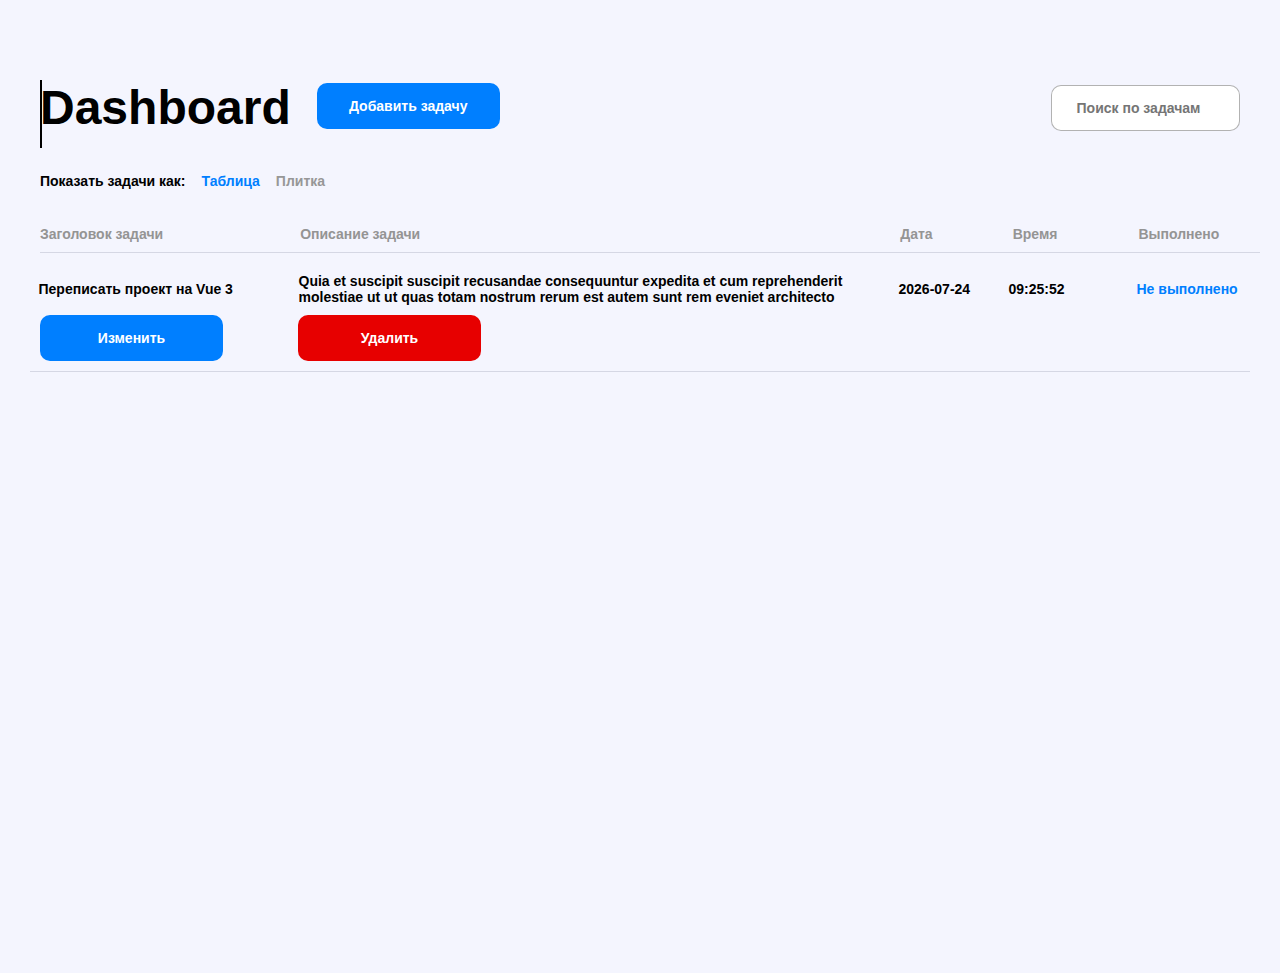
<file: index.html>
<!DOCTYPE html>
<html lang="en">

<head>
    <meta charset="UTF-8">
    <meta name="viewport" content="width=device-width, initial-scale=1.0">
    <title>Crud Operation</title>
    <link rel="stylesheet" href="style.css">
    <link rel="preconnect" href="https://fonts.googleapis.com">
    <link rel="stylesheet" href="https://cdn.jsdelivr.net/npm/bootstrap-icons@1.11.3/font/bootstrap-icons.min.css">
</head>

<body onload="readAll()">

    <div class="container">

        <div class="first_block">

            <div class="left">
                <h1 data-text="Dashboard">Dashboard</h1>
                <a href="#popup">
                    <button>
                        <div class="join">Добавить задачу</div>
                        <div class="join">Add Task</div>
                    </button>
                </a>
            </div>

            <div class="right">
                <input class="search" type="search" placeholder="Поиск по задачам">
            </div>

        </div>

        <div class="task">
            <p class="exercise">Показать задачи как:</p>
            <p class="table_style">Таблица</p>
            <a class="about_link" target="_blank" href="./about.html">
                <p class="tile">Плитка</p>
            </a>
        </div>

        <div class="table">

            <p>Заголовок задачи</p>
            <p class="task_description">Описание задачи</p>
            <p class="date">Дата</p>
            <p class="time">Время</p>
            <p class="done">Выполнено</p>

        </div>

        <div class="lines"></div>

        <div id="popup">
            <div class="popup-content">

                <a href="#" class="close-popup">&times;</a>

                <form class="create_form">
                    <h1>Добавить</h1>

                    <input class="name" type="text" value="Заголовок">
                    <input class="email" type="text" value="Описание">
                    <input class="time_type" type="time">
                    <input class="date_type" type="date">

                    <div class="select-container">

                        <select class="task_type">
                            <option class="option" value="New">New</option>
                            <option class="option" value="Progress">Progress
                            </option>
                            <option value="Done">Done</option>
                        </select>

                        <div class="icon-container">
                            <i class="bi bi-arrow-down-circle-fill"></i>
                        </div>

                    </div>

                    <button class="btn_popup" type="button" onclick="add()">Добавить</button>
                </form>


                <div class="add_div">
                    <button onclick="create()">
                        <div class="beautiful_effect">Создать Задачу</div>
                        <div class="beautiful_effect">Hover me !</div>
                    </button>
                </div>


            </div>
        </div>


        <div id="modal">

            <div class="modal-content">

                <h1>Изменить</h1>

                <a href="#" class="close_modal">&times;</a>


                <form class="update_form">

                    <input type="text" hidden class="id">
                    <input id="second_input" type="text" class="uname">
                    <input id="second_input" type="text" class="uemail">
                    <input id="second_input" class="etime_type" type="time">
                    <input id="second_input" class="edate_type" type="date">

                    <div class="select-container">

                        <select class="etask_type">

                            <option class="eoption" value="New">New</option>
                            <option class="eoption" value="Progress">Progress
                            </option>
                            <option class="eoption" value="Done">Done</option>

                        </select>

                        <div class="icon-container">
                            <i class="bi bi-arrow-down-circle-fill"></i>
                        </div>

                    </div>

                    <button class="btn_modal" type="button" onclick="update()">Изменить</button>

                </form>


            </div>

        </div>

    </div>


    <div class="form_container">

        <table>

            <tbody class="data_table">

            </tbody>
        </table>


    </div>


    <script src="script.js"></script>
</body>

</html>
</file>
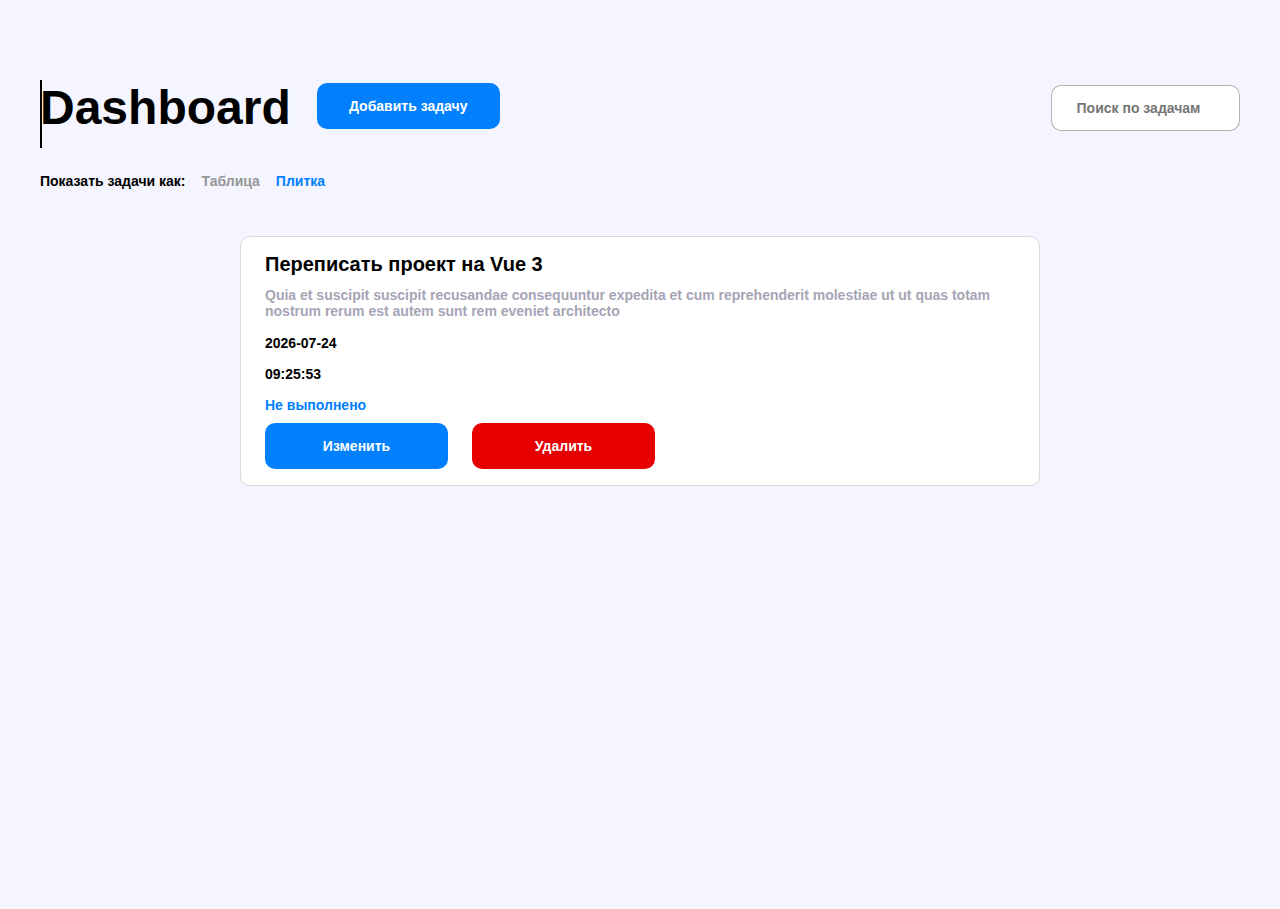
<file: about.html>
<!DOCTYPE html>
<html lang="en">

<head>
    <meta charset="UTF-8">
    <meta name="viewport" content="width=device-width, initial-scale=1.0">
    <title>Плитка style</title>
    <link rel="stylesheet" href="view.css">
    <link rel="preconnect" href="https://fonts.googleapis.com">
    <link rel="stylesheet" href="https://cdn.jsdelivr.net/npm/bootstrap-icons@1.11.3/font/bootstrap-icons.min.css">
</head>

<body onload="readAll()">

    <div class="container">

        <div class="first_block">

            <div class="left">
                <h1 data-text="Dashboard">Dashboard</h1>
                <a href="#popup">
                    <button>
                        <div class="join">Добавить задачу</div>
                        <div class="join">Add Task</div>
                    </button>
                </a>
            </div>

            <div class="right">
                <input class="search" type="search" placeholder="Поиск по задачам">
            </div>

        </div>

        <div class="task">
            <p class="exercise">Показать задачи как:</p>
            <a class="index_style" target="_blank" href="./index.html">
                <p class="table_style">Таблица</p>
            </a>
            <p class="tile">Плитка</p>
        </div>


        <div id="popup">

            <div class="popup-content">

                <a href="#" class="close-popup">&times;</a>

                <form class="create_form">

                    <h1>Добавить</h1>

                    <input class="name" type="text" value="Заголовок">
                    <input class="email" type="text" value="Описание">
                    <input class="time_type" type="time">
                    <input class="date_type" type="date">

                    <div class="select-container">

                        <select class="task_type">
                            <option class="option" value="New">New</option>
                            <option class="option" value="Progress">Progress
                            </option>
                            <option value="Done">Done</option>
                        </select>

                        <div class="icon-container">
                            <i class="bi bi-arrow-down-circle-fill"></i>
                        </div>

                    </div>

                    <button class="btn_popup" type="button" onclick="add()">Добавить</button>

                </form>

                <div class="add_div">

                    <button onclick="create()">

                        <div class="beautiful_effect">Создать Задачу</div>

                        <div class="beautiful_effect">Click me !</div>

                    </button>

                </div>

            </div>

        </div>


        <!-- popup second -->

        <div id="modal">

            <div class="modal-content">

                <h1>Изменить</h1>

                <a href="#" class="close_modal">&times;</a>


                <form class="update_form">

                    <input type="text" hidden class="id">
                    <input id="second_input" type="text" class="uname">
                    <input id="second_input" type="text" class="uemail">
                    <input id="second_input" class="etime_type" type="time">
                    <input id="second_input" class="edate_type" type="date">

                    <div class="select-container">

                        <select class="etask_type">

                            <option class="eoption" value="New">New</option>
                            <option class="eoption" value="Progress">Progress
                            </option>
                            <option class="eoption" value="Done">Done</option>

                        </select>

                        <div class="icon-container">
                            <i class="bi bi-arrow-down-circle-fill"></i>
                        </div>

                    </div>

                    <button class="btn_modal" type="button" onclick="update()">Изменить</button>

                </form>


            </div>

        </div>

    </div>

    <!-- modal window добавления -->

    <div class="form_container">

        <table>

            <tbody class="data_table">

            </tbody>

        </table>


    </div>
    

    <script src="main.js"></script>
</body>

</html>
</file>
<file: style.css>
* {
    padding: 0;
    margin: 0;
    box-sizing: border-box;
    font-family: 'Roboto', sans-serif;
}

img {
    max-width: 100%;
}

.container {
    width: 1200px;
    margin: 0 auto;
}

body {
    background: #F4F5FE;
}

.first_block {
    display: flex;
    align-items: center;
    justify-content: space-between;
}

.first_block .left {
    display: flex;
    align-items: center;
    gap: 26px;
}

.first_block .right {
    padding-top: 80px;
}

.first_block h1 {
    position: relative;
    padding-top: 80px;
    color: #000;
    -webkit-text-stroke: #FF3F3F;
    font-size: 48px;
    font-style: normal;
    font-weight: 600;
    line-height: normal;
    transition: .5s ease;
}

.first_block h1::before {
    content: attr(data-text);
    position: absolute;
    top: 80px;
    left: 0;
    width: 0;
    height: 50%;
    color: #007FFF;
    -webkit-text-stroke: 0.3vh #FF3F3F;
    border-right: 2px solid black;
    overflow: hidden;
    animation: animate 6s linear infinite;
}

@keyframes animate {

    0%,
    10%,
    100% {
        width: 0;
    }

    70%,
    90% {
        width: 100%;
    }
}

.first_block h1:hover {
    color: #fff;
    /* text-shadow: -15px 15px 15px rgba(0, 0, 0, 0.2), 15px -15px 15px rgba(255, 255, 255, 0.2); */
}

.first_block button {
    width: 183px;
    height: 46px;
    border-radius: 10px;
    background: #007FFF;
    color: #FFF;
    font-size: 14px;
    font-style: normal;
    font-weight: 600;
    line-height: normal;
    border: none;
    cursor: pointer;
    transition: .5s ease;
    margin-top: 80px;
    overflow: hidden;
}

.first_block button:hover {
    background-color: #FF3F3F;
    color: #000;
    transform: scale(1.05);
    box-shadow: 5px 5px 0 #007FFF;
}

.first_block button:active {
    background-color: rgb(0, 0, 255);
    color: #D5D7E4;
    box-shadow: -15px 15px 15px rgba(0, 0, 0, 0.2), 15px -15px 15px rgba(255, 255, 255, 0.2);
    filter: drop-shadow(0 15px 15px rgba(22, 22, 255));
}

.first_block button:hover .join {
    transform: translateY(-100%);
    transition: .5s ease;
}

.first_block button .join {
    height: 100%;
    display: flex;
    align-items: center;
    justify-content: center;
}

.first_block input[type='search'] {
    width: 189px;
    height: 46px;
    border-radius: 10px;
    border: 1px solid rgba(0, 0, 0, 0.30);
    background: #FFF;
    color: #979797;
    text-align: center;
    font-size: 14px;
    font-style: normal;
    font-weight: 600;
    line-height: normal;
    outline: none;
    transition: .5s ease;
}

.first_block input[type='search']:hover {
    background-color: #FF3F3F;
    color: #000;
    transform: scale(1.05);
    box-shadow: -5px -5px 0 #007FFF;
}

.first_block input[type='search']:active {
    background-color: rgb(0, 0, 255);
    color: #D5D7E4;
    box-shadow: -15px 15px 15px rgba(0, 0, 0, 0.2), 15px -15px 15px rgba(255, 255, 255, 0.2);
    filter: drop-shadow(0 15px 15px rgba(22, 22, 255));
}

.task {
    padding-top: 38px;
    display: flex;
    align-items: flex-start;
    justify-content: flex-start;
    gap: 16px;
}

.exercise {
    color: #000;
    font-size: 14px;
    font-style: normal;
    font-weight: 600;
    line-height: normal;
}

.table_style {
    color: #007FFF;
    font-size: 14px;
    font-style: normal;
    font-weight: 700;
    line-height: normal;
}

.table_style:hover {
    filter: drop-shadow(0 15px 15px rgb(22, 22, 255));
    transform: scale(1.05);
    transition: .5s ease;
    text-shadow: 5px 5px 0 #FF3F3F;
}

.tile {
    color: #979797;
    font-size: 14px;
    font-style: normal;
    font-weight: 600;
    line-height: normal;
}

.tile:hover {
    color: #007FFF;
    filter: drop-shadow(0 15px 15px rgb(22, 22, 255));
    transform: scale(1.05);
    transition: .5s ease;
    text-shadow: 5px 5px 0 #FF3F3F;
}

.table {
    display: flex;
    align-items: center;
    padding-top: 37px;
    color: #949494;
    font-size: 14px;
    font-style: normal;
    font-weight: 600;
    line-height: normal;
}

.task_description {
    padding: 0 412px 0 137px;
}

.date {
    padding-left: 68px;
}

.time {
    padding-left: 80px;
}

.done {
    padding-left: 81px;
}

.line {
    width: 1220px;
    height: 1px;
    background: #D5D7E4;
    margin-top: 10px;
}

.create_elements {
    display: flex;
    color: #000;
    font-size: 14px;
    font-style: normal;
    font-weight: 600;
    line-height: normal;
    padding-top: 19px;
}

.create_elements2 {
    display: flex;
    justify-content: center;
    align-items: center;
    /*   flex-direction: column; */
    color: #000;
    font-size: 14px;
    font-style: normal;
    font-weight: 600;
    line-height: normal;
}

.create_elements22 {
    display: flex;
    align-items: center;
    justify-content: center;
    color: #000;
    font-size: 14px;
    font-style: normal;
    font-weight: 600;
    line-height: normal;
    padding-top: 10px;
}

.p_text {
    width: 600px;
}

.h4_date {
    width: 110px;
}

.h4_time {
    width: 128px;
}

.h4_text {
    width: 260px;
}

.p_done {
    width: 105px;
    color: #007FFF;
    font-size: 14px;
    font-style: normal;
    font-weight: 600;
    line-height: normal;
}

.lines {
    width: 1220px;
    height: 1px;
    background: #D5D7E4;
    margin-top: 10px;
}

.lines2 {
    width: 1220px;
    height: 1px;
    background: #D5D7E4;
    margin-top: 10px;
}

/* modal window */

.center {
    position: absolute;
    top: 50%;
    left: 50%;
    transform: translate(-50%, -50%);
}

.center a {
    padding: 10px 20px;
    background: #eee;
    color: #111;
    font-size: 15px;
    font-weight: 600;
    text-decoration: none;
    border-radius: 5px;
}

#popup {
    position: fixed;
    top: 0;
    left: 0;
    width: 100vw;
    height: 100vh;
    background: rgba(0, 0, 0, 0.75);
    display: none;
}

#popup .popup-content {
    position: absolute;
    top: 50%;
    left: 50%;
    transform: translate(-50%, -50%);
    width: 632px;
    height: 577px;
    border-radius: 10px;
    background: #FFF;
    padding: 56px 97px;
    background: #FFF;
}

.popup-content h1 {
    color: #000;
    text-align: left;
    font-size: 48px;
    font-style: normal;
    font-weight: 700;
    line-height: normal;
}

.popup-content form input {
    width: 438px;
    height: 56px;
    border-radius: 10px;
    border: 1px solid #000;
    background: #FFF;
    outline: none;
    color: #000;
    font-size: 16px;
    font-style: normal;
    font-weight: 600;
    line-height: normal;
    padding-left: 25px;
    margin-top: 8px;
    transition: .5s ease;
}

.popup-content form input:hover {
    background-color: #FF3F3F;
    color: #000;
    transform: scale(1.05);
    box-shadow: -5px -5px 0 #007FFF;
}

.popup-content form input:active {
    background-color: rgb(0, 0, 255);
    color: #D5D7E4;
    box-shadow: -15px 15px 15px rgba(0, 0, 0, 0.2), 15px -15px 15px rgba(255, 255, 255, 0.2);
    filter: drop-shadow(0 15px 15px rgba(22, 22, 255));
}

.popup-content .btn_popup {
    width: 438px;
    height: 56px;
    border-radius: 10px;
    background: #0047FF;
    color: #FFF;
    font-size: 18px;
    font-style: normal;
    font-weight: 600;
    line-height: normal;
    cursor: pointer;
    border: none;
    margin-top: 7px;
    transition: .5s ease;
}

.popup-content .btn_popup:hover {
    background-color: #FF3F3F;
    color: #000;
    transform: scale(1.05);
    box-shadow: 5px 5px 0 #007FFF;
}

.popup-content .btn_popup:active {
    background-color: rgb(0, 0, 255);
    color: #D5D7E4;
    box-shadow: -15px 15px 15px rgba(0, 0, 0, 0.2), 15px -15px 15px rgba(255, 255, 255, 0.2);
    filter: drop-shadow(0 15px 15px rgba(22, 22, 255));
}

#popup a.close-popup {
    position: absolute;
    top: 20px;
    right: 20px;
    font-size: 45px;
    font-weight: 600;
    text-decoration: none;
    color: #0047FF;
    transition: .5s ease-in-out;
}

#popup a.close-popup:hover {
    color: #000;
    transform: scale(1.05);
}

#popup:target {
    display: block;
}


/*  */
.form_container {
    margin: 0 auto;
    width: 40vw;
    height: 80vh;
    padding: 10px;
    display: flex;
    flex-direction: column;
    align-items: center;
}

form input {
    border: 1px solid gray;
}

form button {
    background-color: green;
    color: white;
    cursor: pointer;
}

.add_div {
    display: flex;
    align-items: center;
    justify-content: center;
    padding-top: 200px;
}

.add_div button {
    width: 438px;
    height: 56px;
    border-radius: 10px;
    background: #0047FF;
    color: #FFF;
    font-size: 18px;
    font-style: normal;
    font-weight: 600;
    line-height: normal;
    border: none;
    transition: .5s ease;
    cursor: pointer;
    overflow: hidden;
}

.add_div button:hover {
    background-color: #FF3F3F;
    color: #000;
    transform: scale(1.05);
    box-shadow: 5px 5px 0 #007FFF;
}

.add_div button:active {
    background-color: rgb(0, 0, 255);
    color: #D5D7E4;
    box-shadow: -15px 15px 15px rgba(0, 0, 0, 0.2), 15px -15px 15px rgba(255, 255, 255, 0.2);
    filter: drop-shadow(0 15px 15px rgba(22, 22, 255));
}

.add_div button:hover .beautiful_effect {
    transform: translateY(-100%);
    transition: .5s ease;
}

.add_div button .beautiful_effect {
    height: 100%;
    display: flex;
    align-items: center;
    justify-content: center;
}

table {
    display: flex;
    align-content: center;
    justify-content: center;
}

.update_form {
    display: none;
}

.create_form {
    display: none;
}

.added_h1_text {
    color: #000;
    font-size: 48px;
    font-style: normal;
    font-weight: 600;
    line-height: normal;
    text-align: center;
    padding-top: 20px;
    transition: .5s ease;
}

.added_h1_text:hover {
    color: #fff;
    text-shadow: -15px 15px 15px rgba(0, 0, 0, 0.2), 15px -15px 15px rgba(255, 255, 255, 0.2);
}

.lines3 {
    width: 1220px;
    height: 1px;
    background: #D5D7E4;
    margin-bottom: 10px;
}

.about_link {
    text-decoration: none;
}

.flex {
    display: flex;
    gap: 65px;
}

#modal {
    position: fixed;
    top: 0;
    left: 0;
    width: 100vw;
    height: 100vh;
    background: rgba(0, 0, 0, 0.75);
    display: none;
}

#modal .modal-content {
    position: absolute;
    top: 50%;
    left: 50%;
    transform: translate(-50%, -50%);
    width: 632px;
    height: 577px;
    border-radius: 10px;
    background: #FFF;
    padding: 56px 97px;
    background: #FFF;
}

#modal a.close_modal {
    position: absolute;
    top: 20px;
    right: 20px;
    font-size: 45px;
    font-weight: 600;
    text-decoration: none;
    color: #0047FF;
    transition: .5s ease-in-out;
}

#modal a.close_modal:hover {
    color: #000;
    transform: scale(1.05);
}

#modal:target {
    display: block;
}

.modal-content h1 {
    color: #000;
    text-align: left;
    font-size: 48px;
    font-style: normal;
    font-weight: 700;
    line-height: normal;
}

#second_input {
    width: 438px;
    height: 56px;
    border-radius: 10px;
    border: 1px solid #000;
    background: #FFF;
    outline: none;
    color: #000;
    font-size: 16px;
    font-style: normal;
    font-weight: 600;
    line-height: normal;
    padding-left: 25px;
    margin-top: 8px;
    transition: .5s ease;
}

#second_input:hover {
    background-color: #FF3F3F;
    color: #000;
    transform: scale(1.05);
    box-shadow: -5px -5px 0 #007FFF;
}

#second_input:active {
    background-color: rgb(0, 0, 255);
    color: #D5D7E4;
    box-shadow: -15px 15px 15px rgba(0, 0, 0, 0.2), 15px -15px 15px rgba(255, 255, 255, 0.2);
    filter: drop-shadow(0 15px 15px rgba(22, 22, 255));
}

.etask_type {
    border-radius: 10px;
    border: 1px solid #000;
    background: #FFF;
    appearance: none;
    padding: 0 30px 0 15px;
    width: 100%;
    color: #000;
    font-size: 20px;
    outline: none;
    transition: .5s ease;
}

.etask_type:hover {
    background-color: #FF3F3F;
    color: #000;
    transform: scale(1.05);
    box-shadow: -5px -5px 0 #007FFF;
}

.modal-content .btn_modal {
    width: 438px;
    height: 56px;
    border-radius: 10px;
    background: #0047FF;
    color: #FFF;
    font-size: 18px;
    font-style: normal;
    font-weight: 600;
    line-height: normal;
    cursor: pointer;
    border: none;
    margin-top: 7px;
    transition: .5s ease;
}

.modal-content .btn_modal:hover {
    background-color: #FF3F3F;
    color: #000;
    transform: scale(1.05);
    box-shadow: 5px 5px 0 #007FFF;
}

.modal-content .btn_modal:active {
    background-color: rgb(0, 0, 255);
    color: #D5D7E4;
    box-shadow: -15px 15px 15px rgba(0, 0, 0, 0.2), 15px -15px 15px rgba(255, 255, 255, 0.2);
    filter: drop-shadow(0 15px 15px rgba(22, 22, 255));
}

.select-container {
    margin-top: 8px;
    display: flex;
    justify-content: center;
    position: relative;
    min-width: 250px;
    height: 50px;
}

.task_type {
    border-radius: 10px;
    border: 1px solid #000;
    background: #FFF;
    appearance: none;
    padding: 0 30px 0 15px;
    width: 100%;
    color: #000;
    font-size: 20px;
    outline: none;
    transition: .5s ease;
}

.task_type:hover {
    background-color: #FF3F3F;
    color: #000;
    transform: scale(1.05);
    box-shadow: -5px -5px 0 #007FFF;
}

.select-container .icon-container {
    width: 50px;
    height: 100%;
    position: absolute;
    right: 0;
    display: flex;
    justify-content: center;
    background-color: rgb(237, 237, 237);
    border-radius: 10px;
    border: 1px solid #000;
    outline: none;
    transition: .5s ease;
}

.select-container .icon-container:hover {
    color: #000;
    background-color: yellow;
    transform: scale(1.05);
}

.icon-container i {
    display: flex;
    align-items: center;
    justify-content: center;
    font-size: 20px;
    color: #007FFF;
}

.btn_change {
    width: 183px;
    height: 46px;
    border-radius: 10px;
    background: #007FFF;
    color: #FFF;
    font-size: 14px;
    font-style: normal;
    font-weight: 600;
    line-height: normal;
    border: none;
    cursor: pointer;
    transition: .5s ease;
    margin-left: 10px;
    margin-top: 10px;
}

.btn_change_delete {
    width: 183px;
    height: 46px;
    border-radius: 10px;
    background: #E70000;
    color: #FFF;
    font-size: 14px;
    font-style: normal;
    font-weight: 600;
    line-height: normal;
    border: none;
    cursor: pointer;
    transition: .5s ease;
    margin-left: 10px;
    margin-top: 10px;
}
</file>
<file: view.css>
* {
    padding: 0;
    margin: 0;
    box-sizing: border-box;
    font-family: 'Roboto', sans-serif;
}

img {
    max-width: 100%;
}

.container {
    width: 1200px;
    margin: 0 auto;
}

body {
    background: #F4F5FE;
}

.first_block {
    display: flex;
    align-items: center;
    justify-content: space-between;
}

.first_block .left {
    display: flex;
    align-items: center;
    gap: 26px;
}

.first_block .right {
    padding-top: 80px;
}

.first_block h1 {
    position: relative;
    padding-top: 80px;
    color: #000;
    -webkit-text-stroke: #FF3F3F;
    font-size: 48px;
    font-style: normal;
    font-weight: 600;
    line-height: normal;
    transition: .5s ease;
}

.first_block h1::before {
    content: attr(data-text);
    position: absolute;
    top: 80px;
    left: 0;
    width: 0;
    height: 50%;
    color: #FF3F3F;
    -webkit-text-stroke: 0.3vh #007FFF;
    border-right: 2px solid black;
    overflow: hidden;
    animation: animate 6s linear infinite;
}

@keyframes animate {

    0%,
    10%,
    100% {
        width: 0;
    }

    70%,
    90% {
        width: 100%;
    }
}

.first_block h1:hover {
    color: #fff;
    /* text-shadow: -15px 15px 15px rgba(0, 0, 0, 0.2), 15px -15px 15px rgba(255, 255, 255, 0.2); */
}

.first_block button {
    width: 183px;
    height: 46px;
    border-radius: 10px;
    background: #007FFF;
    color: #FFF;
    font-size: 14px;
    font-style: normal;
    font-weight: 600;
    line-height: normal;
    border: none;
    cursor: pointer;
    transition: .5s ease;
    margin-top: 80px;
    overflow: hidden;
}

.first_block button:hover {
    background-color: #FF3F3F;
    color: #000;
    transform: scale(1.05);
    box-shadow: 5px 5px 0 #007FFF;
}

.first_block button:active {
    background-color: rgb(0, 0, 255);
    color: #D5D7E4;
    box-shadow: -15px 15px 15px rgba(0, 0, 0, 0.2), 15px -15px 15px rgba(255, 255, 255, 0.2);
    filter: drop-shadow(0 15px 15px rgba(22, 22, 255));
}

.first_block button:hover .join {
    transform: translateY(-100%);
    transition: .5s ease;
}

.first_block button .join {
    height: 100%;
    display: flex;
    align-items: center;
    justify-content: center;
}

.first_block input[type='search'] {
    width: 189px;
    height: 46px;
    border-radius: 10px;
    border: 1px solid rgba(0, 0, 0, 0.30);
    background: #FFF;
    color: #979797;
    text-align: center;
    font-size: 14px;
    font-style: normal;
    font-weight: 600;
    line-height: normal;
    outline: none;
    transition: .5s ease;
}

.first_block input[type='search']:hover {
    background-color: #FF3F3F;
    color: #000;
    transform: scale(1.05);
    box-shadow: -5px -5px 0 #007FFF;
}

.first_block input[type='search']:active {
    background-color: rgb(0, 0, 255);
    color: #D5D7E4;
    box-shadow: -15px 15px 15px rgba(0, 0, 0, 0.2), 15px -15px 15px rgba(255, 255, 255, 0.2);
    filter: drop-shadow(0 15px 15px rgba(22, 22, 255));
}

.task {
    padding-top: 38px;
    display: flex;
    align-items: flex-start;
    justify-content: flex-start;
    gap: 16px;
}

.exercise {
    color: #000;
    font-size: 14px;
    font-style: normal;
    font-weight: 600;
    line-height: normal;
}

.table_style {
    color: #969696;
    font-size: 14px;
    font-style: normal;
    font-weight: 700;
    line-height: normal;
}

.table_style:hover {
    filter: drop-shadow(0 15px 15px rgb(22, 22, 255));
    transform: scale(1.05);
    transition: .5s ease;
    text-shadow: 5px 5px 0 #FF3F3F;
}

.tile {
    color: #007FFF;
    font-size: 14px;
    font-style: normal;
    font-weight: 600;
    line-height: normal;
}

.tile:hover {
    color: #007FFF;
    filter: drop-shadow(0 15px 15px rgb(22, 22, 255));
    transform: scale(1.05);
    transition: .5s ease;
    text-shadow: 5px 5px 0 #FF3F3F;
}

.table {
    display: flex;
    align-items: center;
    padding-top: 37px;
    color: #949494;
    font-size: 14px;
    font-style: normal;
    font-weight: 600;
    line-height: normal;
}

.task_description {
    padding: 0 412px 0 137px;
}

.date {
    padding-left: 68px;
}

.time {
    padding-left: 80px;
}

.done {
    padding-left: 81px;
}

.line {
    width: 1220px;
    height: 1px;
    background: #D5D7E4;
    margin-top: 10px;
}

.create_elements {
    width: 800px;
    height: 250px;
    border-radius: 10px;
    border: 1px solid #D8D8D8;
    background: #FFF;
    display: flex;
    flex-direction: column;
    color: #000;
    font-size: 14px;
    font-style: normal;
    font-weight: 600;
    line-height: normal;
    padding-top: 19px;
    margin-top: 37px;
    transition: .5s ease-in-out;
}

.create_elements:hover {
    transform: scale(1.05);
    box-shadow: -15px 15px 15px rgba(0, 0, 0.2), 15px -15px 15px rgba(255, 255, 255, 0.2);
    filter: drop-shadow(0px 15px 15px #007FFF);
}

.create_elements_biggest {
    display: flex;
    align-items: center;
    justify-content: center;
}

.create_elements_big {
    display: flex;
    align-items: center;
    justify-content: center;
}

.create_elements2 {
    display: flex;
    justify-content: center;
    align-items: center;
    color: #000;
    font-size: 14px;
    font-style: normal;
    font-weight: 600;
    line-height: normal;
}

.create_elements22 {
    display: flex;
    justify-content: center;
    flex-direction: column;
    width: 800px;
    height: 250px;
    border-radius: 10px;
    border: 1px solid #D8D8D8;
    background: #FFF;
    color: #000;
    font-size: 14px;
    font-style: normal;
    font-weight: 600;
    line-height: normal;
    margin-top: 37px;
    transition: .5s ease-in-out;
}

/* .create_elements22:hover {
    transform: scale(1.05);
    box-shadow: -15px 15px 15px rgba(0, 0, 0.2), 15px -15px 15px rgba(255, 255, 255, 0.2);
    filter: drop-shadow(0px 15px 15px #007FFF);
} */

.p_text {
    padding-top: 11px;
    color: #A5A5B4;
    font-size: 14px;
    font-style: normal;
    font-weight: 600;
    line-height: normal;
    padding-left: 24px;
}

.h4_date {
    padding-top: 16px;
    padding-left: 24px;
    color: #000;
    font-size: 14px;
    font-style: normal;
    font-weight: 600;
    line-height: normal;
}

.h4_time {
    padding-top: 15px;
    padding-left: 24px;
    color: #000;
    font-size: 14px;
    font-style: normal;
    font-weight: 600;
    line-height: normal;
}

.h4_text {
    padding-left: 24px;
    color: #000;
    font-size: 20px;
    font-style: normal;
    font-weight: 600;
    line-height: normal;
}

.p_done {
    padding-top: 15px;
    padding-left: 24px;
    color: #007FFF;
    font-size: 14px;
    font-style: normal;
    font-weight: 600;
    line-height: normal;
}

.lines {
    width: 1220px;
    height: 1px;
    background: #D5D7E4;
    margin-top: 10px;
}

.lines2 {
    width: 1220px;
    height: 1px;
    background: #D5D7E4;
    margin-top: 10px;
}

.center {
    position: absolute;
    top: 50%;
    left: 50%;
    transform: translate(-50%, -50%);
}

.center a {
    padding: 10px 20px;
    background: #eee;
    color: #111;
    font-size: 15px;
    font-weight: 600;
    text-decoration: none;
    border-radius: 5px;
}

#popup {
    position: fixed;
    top: 0;
    left: 0;
    width: 100vw;
    height: 100vh;
    background: rgba(0, 0, 0, 0.75);
    display: none;
}

#popup .popup-content {
    position: absolute;
    top: 50%;
    left: 50%;
    transform: translate(-50%, -50%);
    width: 632px;
    height: 577px;
    border-radius: 10px;
    background: #FFF;
    padding: 56px 97px;
    background: #FFF;
}

.popup-content h1 {
    color: #000;
    text-align: left;
    font-size: 48px;
    font-style: normal;
    font-weight: 700;
    line-height: normal;
}

.popup-content form input {
    width: 438px;
    height: 56px;
    border-radius: 10px;
    border: 1px solid #000;
    background: #FFF;
    outline: none;
    color: #000;
    font-size: 16px;
    font-style: normal;
    font-weight: 600;
    line-height: normal;
    padding-left: 25px;
    margin-top: 8px;
    transition: .5s ease;
}

.select-container {
    margin-top: 8px;
    display: flex;
    justify-content: center;
    position: relative;
    min-width: 250px;
    height: 50px;
}

.task_type {
    border-radius: 10px;
    border: 1px solid #000;
    background: #FFF;
    appearance: none;
    padding: 0 30px 0 15px;
    width: 100%;
    color: #000;
    font-size: 20px;
    outline: none;
    transition: .5s ease;
}

.task_type:hover {
    background-color: #FF3F3F;
    color: #000;
    transform: scale(1.05);
    box-shadow: -5px -5px 0 #007FFF;
}

.table_style:active {
    background-color: rgb(0, 0, 255);
    color: #D5D7E4;
    box-shadow: -15px 15px 15px rgba(0, 0, 0, 0.2), 15px -15px 15px rgba(255, 255, 255, 0.2);
    filter: drop-shadow(0 15px 15px rgba(22, 22, 255));
}

.select-container .icon-container {
    width: 50px;
    height: 100%;
    position: absolute;
    right: 0;
    display: flex;
    justify-content: center;
    background-color: rgb(237, 237, 237);
    border-radius: 10px;
    border: 1px solid #000;
    outline: none;
    transition: .5s ease;
}

.select-container .icon-container:hover {
    color: #000;
    background-color: yellow;
    transform: scale(1.05);
}

.icon-container i {
    display: flex;
    align-items: center;
    justify-content: center;
    font-size: 20px;
    color: #007FFF;
}

.popup-content form input:hover {
    background-color: #FF3F3F;
    color: #000;
    transform: scale(1.05);
    box-shadow: -5px -5px 0 #007FFF;
}

.popup-content form input:active {
    background-color: rgb(0, 0, 255);
    color: #D5D7E4;
    box-shadow: -15px 15px 15px rgba(0, 0, 0, 0.2), 15px -15px 15px rgba(255, 255, 255, 0.2);
    filter: drop-shadow(0 15px 15px rgba(22, 22, 255));
}

.popup-content .btn_popup {
    width: 438px;
    height: 56px;
    border-radius: 10px;
    background: #0047FF;
    color: #FFF;
    font-size: 18px;
    font-style: normal;
    font-weight: 600;
    line-height: normal;
    cursor: pointer;
    border: none;
    margin-top: 7px;
    transition: .5s ease;
}

.popup-content .btn_popup:hover {
    background-color: #FF3F3F;
    color: #000;
    transform: scale(1.05);
    box-shadow: 5px 5px 0 #007FFF;
}

.popup-content .btn_popup:active {
    background-color: rgb(0, 0, 255);
    color: #D5D7E4;
    box-shadow: -15px 15px 15px rgba(0, 0, 0, 0.2), 15px -15px 15px rgba(255, 255, 255, 0.2);
    filter: drop-shadow(0 15px 15px rgba(22, 22, 255));
}

#popup a.close-popup {
    position: absolute;
    top: 20px;
    right: 20px;
    font-size: 45px;
    font-weight: 600;
    text-decoration: none;
    color: #0047FF;
    transition: .5s ease-in-out;
}

#popup a.close-popup:hover {
    color: #000;
    transform: scale(1.05);
}

#popup:target {
    display: block;
}

.form_container {
    margin: 0 auto;
    width: 40vw;
    height: 80vh;
    padding: 10px;
    display: flex;
    flex-direction: column;
    align-items: center;
}

form input {
    border: 1px solid gray;
}

.add_div {
    display: flex;
    align-items: center;
    justify-content: center;
    padding-top: 200px;
}

.add_div button {
    width: 438px;
    height: 56px;
    border-radius: 10px;
    background: #0047FF;
    color: #FFF;
    font-size: 18px;
    font-style: normal;
    font-weight: 600;
    line-height: normal;
    border: none;
    transition: .5s ease;
    cursor: pointer;
    overflow: hidden;
}

.add_div button:hover {
    background-color: #FF3F3F;
    color: #000;
    transform: scale(1.05);
    box-shadow: 5px 5px 0 #007FFF;
}

.add_div button:active {
    background-color: rgb(0, 0, 255);
    color: #D5D7E4;
    box-shadow: -15px 15px 15px rgba(0, 0, 0, 0.2), 15px -15px 15px rgba(255, 255, 255, 0.2);
    filter: drop-shadow(0 15px 15px rgba(22, 22, 255));
}

.add_div button:hover .beautiful_effect {
    transform: translateY(-100%);
    transition: .5s ease;
}

.add_div button .beautiful_effect {
    height: 100%;
    display: flex;
    align-items: center;
    justify-content: center;
}

table {
    display: flex;
    justify-content: center;
    flex-direction: column;
}

.update_form {
    display: none;
}

.create_form {
    display: none;
}

.added_h1_text {
    color: #000;
    font-size: 48px;
    font-style: normal;
    font-weight: 600;
    line-height: normal;
    text-align: center;
    padding-top: 20px;
    transition: .5s ease;
}

.added_h1_text:hover {
    color: #fff;
    text-shadow: -15px 15px 15px rgba(0, 0, 0, 0.2), 15px -15px 15px rgba(255, 255, 255, 0.2);
}

.lines3 {
    width: 1220px;
    height: 1px;
    background: #D5D7E4;
    margin-bottom: 10px;
}

.index_style {
    text-decoration: none;
}

.btn_change {
    width: 183px;
    height: 46px;
    border-radius: 10px;
    background: #007FFF;
    color: #FFF;
    font-size: 14px;
    font-style: normal;
    font-weight: 600;
    line-height: normal;
    border: none;
    cursor: pointer;
    transition: .5s ease;
    margin-left: 24px;
    margin-top: 10px;
}

.btn_change_delete {
    width: 183px;
    height: 46px;
    border-radius: 10px;
    background: #E70000;
    color: #FFF;
    font-size: 14px;
    font-style: normal;
    font-weight: 600;
    line-height: normal;
    border: none;
    cursor: pointer;
    transition: .5s ease;
    margin-left: 24px;
    margin-top: 10px;
}

/* .btn_change:hover {
    background-color: #FF3F3F;
    color: #000;
    transform: scale(1.05);
    box-shadow: 5px 5px 0 #007FFF;
}

.btn_change:active {
    background-color: rgb(0, 0, 255);
    color: #D5D7E4;
    box-shadow: -15px 15px 15px rgba(0, 0, 0, 0.2), 15px -15px 15px rgba(255, 255, 255, 0.2);
    filter: drop-shadow(0 15px 15px rgba(22, 22, 255));
} */

/* popup box */

.flex {
    display: flex;
}

#modal {
    position: fixed;
    top: 0;
    left: 0;
    width: 100vw;
    height: 100vh;
    background: rgba(0, 0, 0, 0.75);
    display: none;
}

#modal .modal-content {
    position: absolute;
    top: 50%;
    left: 50%;
    transform: translate(-50%, -50%);
    width: 632px;
    height: 577px;
    border-radius: 10px;
    background: #FFF;
    padding: 56px 97px;
    background: #FFF;
}

#modal a.close_modal {
    position: absolute;
    top: 20px;
    right: 20px;
    font-size: 45px;
    font-weight: 600;
    text-decoration: none;
    color: #0047FF;
    transition: .5s ease-in-out;
}

#modal a.close_modal:hover {
    color: #000;
    transform: scale(1.05);
}

#modal:target {
    display: block;
}

.modal-content h1 {
    color: #000;
    text-align: left;
    font-size: 48px;
    font-style: normal;
    font-weight: 700;
    line-height: normal;
}

#second_input {
    width: 438px;
    height: 56px;
    border-radius: 10px;
    border: 1px solid #000;
    background: #FFF;
    outline: none;
    color: #000;
    font-size: 16px;
    font-style: normal;
    font-weight: 600;
    line-height: normal;
    padding-left: 25px;
    margin-top: 8px;
    transition: .5s ease;
}

#second_input:hover {
    background-color: #FF3F3F;
    color: #000;
    transform: scale(1.05);
    box-shadow: -5px -5px 0 #007FFF;
}

#second_input:active {
    background-color: rgb(0, 0, 255);
    color: #D5D7E4;
    box-shadow: -15px 15px 15px rgba(0, 0, 0, 0.2), 15px -15px 15px rgba(255, 255, 255, 0.2);
    filter: drop-shadow(0 15px 15px rgba(22, 22, 255));
}

.etask_type {
    border-radius: 10px;
    border: 1px solid #000;
    background: #FFF;
    appearance: none;
    padding: 0 30px 0 15px;
    width: 100%;
    color: #000;
    font-size: 20px;
    outline: none;
    transition: .5s ease;
}

.etask_type:hover {
    background-color: #FF3F3F;
    color: #000;
    transform: scale(1.05);
    box-shadow: -5px -5px 0 #007FFF;
}

.modal-content .btn_modal {
    width: 438px;
    height: 56px;
    border-radius: 10px;
    background: #0047FF;
    color: #FFF;
    font-size: 18px;
    font-style: normal;
    font-weight: 600;
    line-height: normal;
    cursor: pointer;
    border: none;
    margin-top: 7px;
    transition: .5s ease;
}

.modal-content .btn_modal:hover {
    background-color: #FF3F3F;
    color: #000;
    transform: scale(1.05);
    box-shadow: 5px 5px 0 #007FFF;
}

.modal-content .btn_modal:active {
    background-color: rgb(0, 0, 255);
    color: #D5D7E4;
    box-shadow: -15px 15px 15px rgba(0, 0, 0, 0.2), 15px -15px 15px rgba(255, 255, 255, 0.2);
    filter: drop-shadow(0 15px 15px rgba(22, 22, 255));
}
</file>
